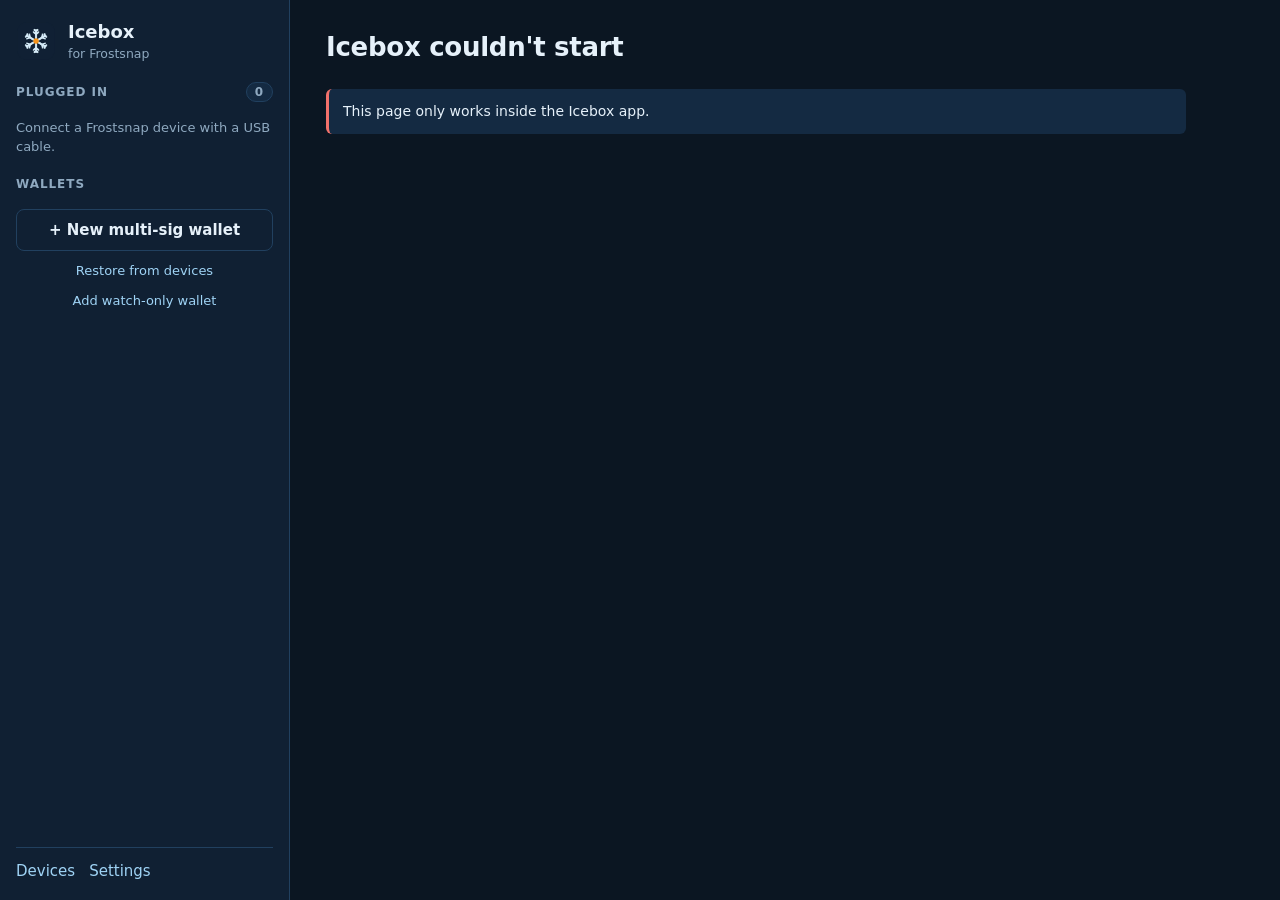
<file: ui/index.html>
<!doctype html>
<html lang="en">
<head>
  <meta charset="utf-8">
  <meta name="viewport" content="width=device-width, initial-scale=1, viewport-fit=cover">
  <title>Icebox</title>
  <link rel="stylesheet" href="style.css">
</head>
<body>
  <!-- Phones: a top bar with a menu button; the sidebar becomes a drawer. Hidden on desktop. -->
  <header class="mobilebar" id="mobilebar">
    <button class="icon-btn" id="drawer-btn" aria-label="Menu" aria-expanded="false">
      <svg viewBox="0 0 24 24" width="22" height="22" fill="none" stroke="currentColor" stroke-width="2" stroke-linecap="round" aria-hidden="true"><path d="M4 6h16M4 12h16M4 18h16"/></svg>
    </button>
    <span class="mobile-title" id="mobile-title">Icebox</span>
    <button class="chip" id="mobile-devices" aria-label="Devices"><span class="dot"></span><span id="mobile-device-count">0</span></button>
  </header>
  <div class="drawer-backdrop" id="drawer-backdrop"></div>

  <div class="shell">
    <aside class="sidebar">
      <div class="brand">
        <img src="icon.png" alt="" class="brand-mark">
        <div>
          <div class="brand-name">Icebox</div>
          <div class="brand-sub">for Frostsnap</div>
        </div>
      </div>

      <section class="side-section">
        <div class="side-heading">
          <span>Plugged in</span>
          <span class="count" id="device-count">0</span>
        </div>
        <ul class="chain" id="device-chain"></ul>
        <p class="side-hint" id="device-hint">Connect a Frostsnap device with a USB cable.</p>
      </section>

      <section class="side-section grow">
        <div class="side-heading"><span>Wallets</span></div>
        <ul class="wallet-list" id="wallet-list"></ul>
        <button class="btn ghost full" id="new-wallet-btn">+ New multi-sig wallet</button>
        <button class="link side-link" id="restore-btn">Restore from devices</button>
        <button class="link side-link" id="watch-add-btn">Add watch-only wallet</button>
      </section>

      <nav class="side-foot">
        <button class="link" id="devices-btn">Devices</button>
        <button class="link" id="settings-btn">Settings</button>
      </nav>

      <!-- Phones only: what the desktop menu bar offers. -->
      <section class="side-section more-section">
        <div class="side-heading"><span>More</span></div>
        <button class="link side-item" data-menu="hide_balances" id="more-hide">Hide amounts</button>
        <button class="link side-item" data-menu="logs">Logs</button>
        <button class="link side-item" data-menu="guide">User guide</button>
        <button class="link side-item" data-menu="updates">Check for updates</button>
        <button class="link side-item" data-menu="report_bug">Report a bug</button>
        <button class="link side-item" data-menu="demo">Try demo mode</button>
        <button class="link side-item" data-menu="about">About Icebox</button>
      </section>
    </aside>

    <main class="main" id="main"></main>
  </div>

  <div class="toast" id="toast" role="status" aria-live="polite"></div>
  <script src="demo.js"></script>
  <script src="app.js"></script>
</body>
</html>
</file>
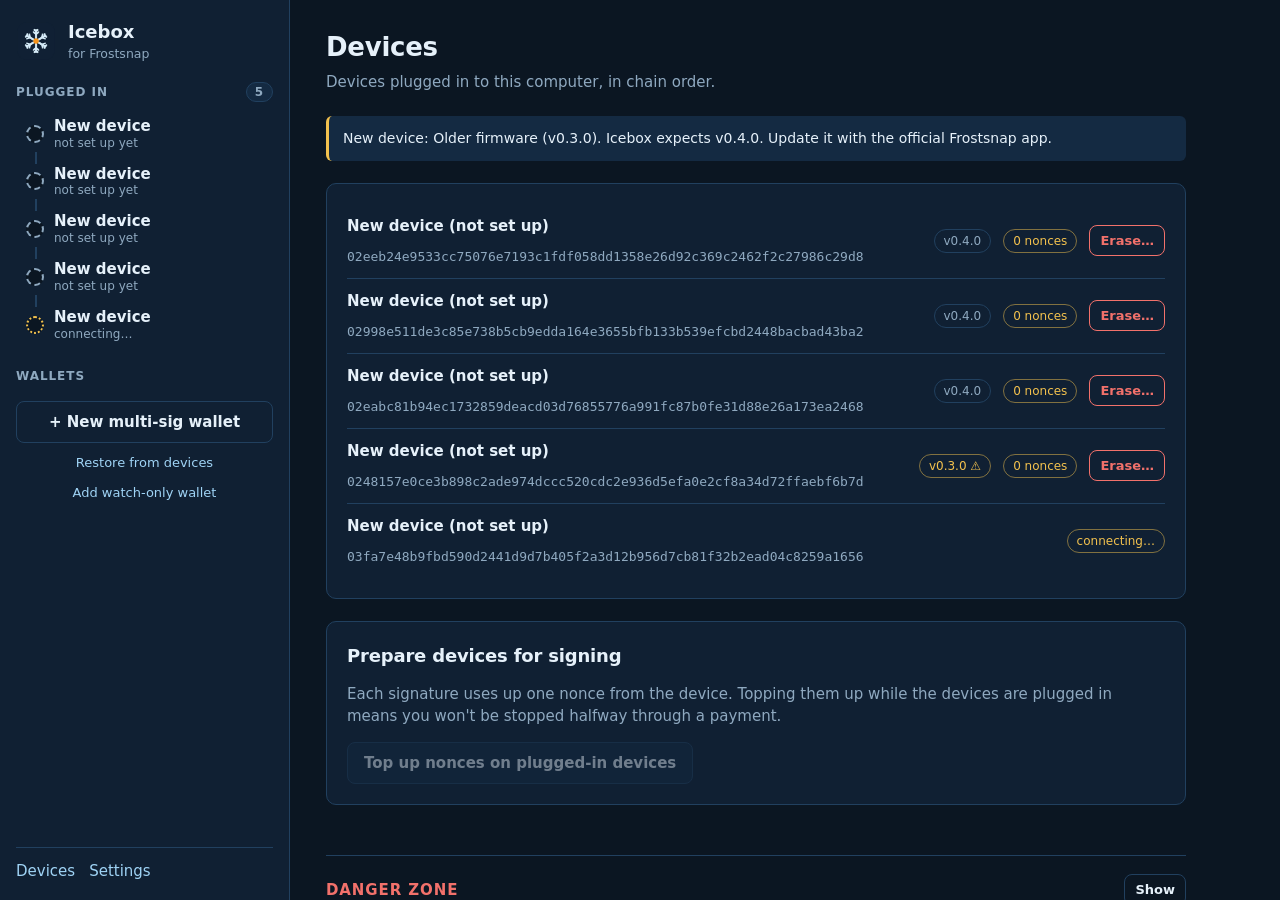
<file: dev/preview.html>
<!doctype html>
<html lang="en">
<head>
  <meta charset="utf-8">
  <title>Icebox (UI preview with fake devices)</title>
  <link rel="stylesheet" href="../ui/style.css">
</head>
<body>
  <!-- Generated from ui/index.html by dev/sync-preview.py. Runs the UI in a normal browser
       against the demo backend, with extra devices showing the warning states. -->
<!-- Phones: a top bar with a menu button; the sidebar becomes a drawer. Hidden on desktop. -->
  <header class="mobilebar" id="mobilebar">
    <button class="icon-btn" id="drawer-btn" aria-label="Menu" aria-expanded="false">
      <svg viewBox="0 0 24 24" width="22" height="22" fill="none" stroke="currentColor" stroke-width="2" stroke-linecap="round" aria-hidden="true"><path d="M4 6h16M4 12h16M4 18h16"/></svg>
    </button>
    <span class="mobile-title" id="mobile-title">Icebox</span>
    <button class="chip" id="mobile-devices" aria-label="Devices"><span class="dot"></span><span id="mobile-device-count">0</span></button>
  </header>
  <div class="drawer-backdrop" id="drawer-backdrop"></div>

  <div class="shell">
    <aside class="sidebar">
      <div class="brand">
        <img src="../ui/icon.png" alt="" class="brand-mark">
        <div>
          <div class="brand-name">Icebox</div>
          <div class="brand-sub">for Frostsnap</div>
        </div>
      </div>

      <section class="side-section">
        <div class="side-heading">
          <span>Plugged in</span>
          <span class="count" id="device-count">0</span>
        </div>
        <ul class="chain" id="device-chain"></ul>
        <p class="side-hint" id="device-hint">Connect a Frostsnap device with a USB cable.</p>
      </section>

      <section class="side-section grow">
        <div class="side-heading"><span>Wallets</span></div>
        <ul class="wallet-list" id="wallet-list"></ul>
        <button class="btn ghost full" id="new-wallet-btn">+ New multi-sig wallet</button>
        <button class="link side-link" id="restore-btn">Restore from devices</button>
        <button class="link side-link" id="watch-add-btn">Add watch-only wallet</button>
      </section>

      <nav class="side-foot">
        <button class="link" id="devices-btn">Devices</button>
        <button class="link" id="settings-btn">Settings</button>
      </nav>

      <!-- Phones only: what the desktop menu bar offers. -->
      <section class="side-section more-section">
        <div class="side-heading"><span>More</span></div>
        <button class="link side-item" data-menu="hide_balances" id="more-hide">Hide amounts</button>
        <button class="link side-item" data-menu="logs">Logs</button>
        <button class="link side-item" data-menu="guide">User guide</button>
        <button class="link side-item" data-menu="updates">Check for updates</button>
        <button class="link side-item" data-menu="report_bug">Report a bug</button>
        <button class="link side-item" data-menu="demo">Try demo mode</button>
        <button class="link side-item" data-menu="about">About Icebox</button>
      </section>
    </aside>

    <main class="main" id="main"></main>
  </div>

  <div class="toast" id="toast" role="status" aria-live="polite"></div>
  <script src="../ui/demo.js"></script>
  <script src="mock-tauri.js"></script>
  <script src="../ui/app.js"></script>
</body>
</html>
</file>
<file: ui/style.css>
/* Icebox — a calm, cold palette. One accent (bitcoin orange) reserved for actions that matter. */
:root {
  --bg: #0b1622;
  --panel: #102033;
  --panel-2: #142a42;
  --line: #21405f;
  --text: #e6f1fa;
  --muted: #8fa9c0;
  --ice: #9fd3f5;
  --accent: #f7931a;
  --accent-ink: #1b1204;
  --ok: #5fd39a;
  --warn: #f2c14e;
  --bad: #f2716b;
  --radius: 10px;
  --mono: ui-monospace, "SF Mono", "Cascadia Mono", "JetBrains Mono", Consolas, monospace;
  --sans: "Inter", "Segoe UI", system-ui, -apple-system, Roboto, sans-serif;
  color-scheme: dark;
  /* Space taken by the phone's status bar and gesture bar (0 on desktop). On Android, app.js
     sets a fallback when the webview doesn't report them. */
  --inset-top: env(safe-area-inset-top, 0px);
  --inset-bottom: env(safe-area-inset-bottom, 0px);
  --bar-h: 56px;
}

* { box-sizing: border-box; }
html, body { height: 100%; margin: 0; }
body {
  background: var(--bg);
  color: var(--text);
  font: 15px/1.5 var(--sans);
  -webkit-font-smoothing: antialiased;
}
button, input, select { font: inherit; color: inherit; }
h1, h2, h3 { margin: 0; font-weight: 650; letter-spacing: -0.01em; }
h1 { font-size: 26px; }
h2 { font-size: 18px; }
h3 { font-size: 15px; color: var(--muted); text-transform: uppercase; letter-spacing: 0.06em; font-weight: 600; }
p { margin: 0; }
code, .mono { font-family: var(--mono); font-size: 13.5px; }

.shell { display: grid; grid-template-columns: 290px 1fr; height: 100%; }

/* ---------- sidebar ---------- */
.sidebar {
  background: var(--panel);
  border-right: 1px solid var(--line);
  display: flex; flex-direction: column;
  padding: 18px 16px; gap: 18px; overflow-y: auto;
}
.brand { display: flex; align-items: center; gap: 12px; }
.brand-mark { width: 40px; height: 40px; border-radius: 9px; }
.brand-name { font-weight: 700; font-size: 18px; }
.brand-sub { color: var(--muted); font-size: 12.5px; }
.side-section { display: flex; flex-direction: column; gap: 8px; }
.side-section.grow { flex: 1; }
.side-heading {
  display: flex; justify-content: space-between; align-items: center;
  color: var(--muted); font-size: 12px; text-transform: uppercase; letter-spacing: 0.08em; font-weight: 600;
}
.count { background: var(--panel-2); border: 1px solid var(--line); border-radius: 99px; padding: 0 8px; font-size: 12px; }
.side-hint { color: var(--muted); font-size: 13px; }
.side-foot { display: flex; gap: 14px; border-top: 1px solid var(--line); padding-top: 12px; }

/* the device chain: drawn as linked links, like the daisy chain itself */
.chain { list-style: none; margin: 0; padding: 0; display: flex; flex-direction: column; }
.chain li {
  position: relative; display: flex; align-items: center; gap: 10px;
  padding: 7px 10px; border-radius: 8px;
}
.chain li + li::before {
  content: ""; position: absolute; left: 19px; top: -6px; height: 12px; border-left: 2px solid var(--line);
}
.dot { width: 18px; height: 18px; border-radius: 50%; border: 2px solid var(--ice); flex: none; background: var(--bg); }
.dot.blank { border-style: dashed; border-color: var(--muted); }
.dot.connecting { border-color: var(--warn); border-style: dotted; }
.chain .meta { display: flex; flex-direction: column; line-height: 1.25; min-width: 0; }
.chain .name { font-weight: 600; white-space: nowrap; overflow: hidden; text-overflow: ellipsis; }
.chain .sub { font-size: 12px; color: var(--muted); }

.wallet-list { list-style: none; margin: 0; padding: 0; display: flex; flex-direction: column; gap: 4px; }
.wallet-list button {
  width: 100%; text-align: left; background: none; border: 1px solid transparent;
  border-radius: 8px; padding: 8px 10px; cursor: pointer; display: flex; flex-direction: column;
}
.wallet-list button:hover { background: var(--panel-2); }
.wallet-list button.active { background: var(--panel-2); border-color: var(--line); }
.wallet-list .wname { font-weight: 600; }
.wallet-list .wsub { font-size: 12px; color: var(--muted); }
/* an unfinished restore in the wallet list */
.wallet-list button.restoring { border-style: dashed; border-color: var(--line); }
.wallet-list button.restoring .wname { font-weight: 500; }
/* a watch-only wallet in the wallet list */
.wallet-list button.watching { border-style: dotted; }
.file-btn { cursor: pointer; }

/* ---------- main ---------- */
.main { overflow-y: auto; padding: 28px 36px 60px; }
.page { max-width: 860px; display: flex; flex-direction: column; gap: 22px; }
.page-head { display: flex; align-items: flex-end; justify-content: space-between; gap: 16px; flex-wrap: wrap; }
.page-head .sub { color: var(--muted); margin-top: 4px; }

.card {
  background: var(--panel); border: 1px solid var(--line); border-radius: var(--radius);
  padding: 20px; display: flex; flex-direction: column; gap: 14px;
}
.row { display: flex; gap: 12px; align-items: center; flex-wrap: wrap; }
.row.between { justify-content: space-between; }
.stack { display: flex; flex-direction: column; gap: 10px; }
.muted { color: var(--muted); }
.small { font-size: 13px; }
.grid2 { display: grid; grid-template-columns: 1fr 1fr; gap: 14px; }

.balance { font-size: 40px; font-weight: 700; letter-spacing: -0.02em; font-family: var(--mono); }
.balance .unit { font-size: 18px; color: var(--muted); margin-left: 6px; }

.tabs { display: flex; gap: 4px; border-bottom: 1px solid var(--line); }
.tabs button {
  background: none; border: none; padding: 10px 14px; cursor: pointer; color: var(--muted);
  border-bottom: 2px solid transparent; margin-bottom: -1px;
}
.tabs button.active { color: var(--text); border-bottom-color: var(--ice); }

label.field { display: flex; flex-direction: column; gap: 6px; font-size: 13px; color: var(--muted); }
input[type=text], input[type=number], select, textarea {
  background: var(--bg); border: 1px solid var(--line); border-radius: 8px;
  padding: 10px 12px; color: var(--text); min-width: 0;
}
input:focus, select:focus, textarea:focus, button:focus-visible { outline: 2px solid var(--ice); outline-offset: 1px; }
.check { display: flex; gap: 8px; align-items: center; color: var(--text); font-size: 14px; }

.btn {
  border: 1px solid var(--line); background: var(--panel-2); color: var(--text);
  border-radius: 8px; padding: 9px 16px; cursor: pointer; font-weight: 600;
}
.btn:hover { border-color: var(--ice); }
.btn:disabled { opacity: 0.45; cursor: not-allowed; border-color: var(--line); }
.btn.primary { background: var(--accent); border-color: var(--accent); color: var(--accent-ink); }
.btn.primary:hover { filter: brightness(1.06); }
.btn.ghost { background: transparent; }
.btn.danger { border-color: var(--bad); color: var(--bad); background: transparent; }
.btn.full { width: 100%; }
.btn.small { padding: 5px 10px; font-size: 13px; }
.link { background: none; border: none; color: var(--ice); cursor: pointer; padding: 0; }
.link:hover { text-decoration: underline; }

.pill { font-size: 12px; padding: 2px 9px; border-radius: 99px; border: 1px solid var(--line); color: var(--muted); white-space: nowrap; }
.pill.ok { color: var(--ok); border-color: color-mix(in srgb, var(--ok) 50%, transparent); }
.pill.warn { color: var(--warn); border-color: color-mix(in srgb, var(--warn) 50%, transparent); }
.pill.bad { color: var(--bad); border-color: color-mix(in srgb, var(--bad) 50%, transparent); }
.pill.mainnet { color: var(--accent); border-color: color-mix(in srgb, var(--accent) 60%, transparent); }

.notice { border-left: 3px solid var(--ice); background: var(--panel-2); padding: 12px 14px; border-radius: 6px; font-size: 14px; }
.notice.warn { border-left-color: var(--warn); }
.notice.bad { border-left-color: var(--bad); }

.list { display: flex; flex-direction: column; }
.list > .item { display: flex; align-items: center; justify-content: space-between; gap: 12px; padding: 11px 0; border-top: 1px solid var(--line); }
.list > .item:first-child { border-top: none; }

.address-box {
  font-family: var(--mono); font-size: 16px; word-break: break-all; line-height: 1.6;
  background: var(--bg); border: 1px solid var(--line); border-radius: 8px; padding: 12px 14px;
}
.address-box .chunk:nth-child(odd) { color: var(--ice); }
.qr { width: 220px; height: 220px; background: #fff; border-radius: 8px; padding: 6px; }

.code-big { font-family: var(--mono); font-size: 34px; letter-spacing: 0.18em; color: var(--ice); }
.steps { display: flex; gap: 6px; }
.steps span { flex: 1; height: 4px; background: var(--line); border-radius: 2px; }
.steps span.done { background: var(--ice); }

table { width: 100%; border-collapse: collapse; font-size: 14px; }
th { text-align: left; font-weight: 600; color: var(--muted); font-size: 12px; text-transform: uppercase; letter-spacing: 0.06em; padding: 8px 6px; border-bottom: 1px solid var(--line); }
td { padding: 10px 6px; border-bottom: 1px solid var(--line); vertical-align: top; }
td.num { font-family: var(--mono); text-align: right; white-space: nowrap; }
th.num { text-align: right; }
.fiat { font-family: var(--mono); font-size: 14px; text-align: right; }
.field input#combine-fee { max-width: 12em; }
/* Coins: a checkbox column for choosing coins to combine */
table.coins .pick { width: 28px; }
table.coins .pick input { margin: 2px 0 0; }
table.coins tr.picked td { background: color-mix(in srgb, var(--ice) 8%, transparent); }
table.coins td.status { white-space: nowrap; }
table.coins td.status .pill + .pill { margin-left: 6px; }
.pos { color: var(--ok); }
.neg { color: var(--text); }

.empty { text-align: center; padding: 50px 20px; color: var(--muted); display: flex; flex-direction: column; gap: 14px; align-items: center; }

.toast {
  position: fixed; bottom: 22px; left: 50%; transform: translateX(-50%) translateY(20px);
  background: var(--panel-2); border: 1px solid var(--line); padding: 10px 18px; border-radius: 8px;
  opacity: 0; pointer-events: none; transition: opacity .2s, transform .2s; max-width: 70vw;
}
.toast.show { opacity: 1; transform: translateX(-50%) translateY(0); }
.toast.bad { border-color: var(--bad); }

@media (max-width: 860px) {
  .shell { grid-template-columns: 1fr; }
  .sidebar { border-right: none; border-bottom: 1px solid var(--line); }
  .grid2 { grid-template-columns: 1fr; }
}

/* demo, about, erase */
.demo-banner { border-left-color: var(--accent); }
.about-icon { width: 64px; height: 64px; border-radius: 14px; }
.erase-card { border-color: color-mix(in srgb, var(--bad) 55%, var(--line)); }
.fw-override { margin-top: 8px; }
.row .pill { flex: none; }
.phone-only { display: none; }
details.more > summary { cursor: pointer; color: var(--ice); font-size: 13px; width: fit-content; }
details.more[open] > summary { margin-bottom: 6px; }
.backup-row .stack .row { gap: 8px; }

/* restore */
.side-link { align-self: center; font-size: 13px; margin-top: 2px; }
.restore-card .meter { height: 6px; background: var(--line); border-radius: 3px; overflow: hidden; }
.restore-card .meter span { display: block; height: 100%; background: var(--ice); }
.restore-card.ready { border-color: color-mix(in srgb, var(--ok) 45%, var(--line)); }
.restore-card.saved:not(.ready) { border-style: dashed; }

.danger-zone { margin-top: 28px; padding-top: 18px; border-top: 1px solid var(--line, rgba(255,255,255,0.08)); }
.danger-zone h3 { color: var(--bad); }
.btn.danger:disabled { opacity: 0.45; cursor: not-allowed; }

/* receive address list */
.addr-row { width: 100%; background: none; border: none; border-bottom: 1px solid var(--line); color: inherit; font: inherit; text-align: left; cursor: pointer; gap: 12px; }
.addr-row:hover { background: color-mix(in srgb, var(--ice) 6%, transparent); }
.addr-row.current { background: color-mix(in srgb, var(--ice) 12%, transparent); }
.addr-row .addr-short { flex: 1; }
.addr-row .addr-label { max-width: 30%; overflow: hidden; text-overflow: ellipsis; white-space: nowrap; }
/* Labels: a quiet link under a transaction id or address, or an inline editor. */
.tx-cell { display: flex; flex-direction: column; align-items: flex-start; gap: 2px; }
.label-text { font-size: 12px; text-align: left; max-width: 100%; overflow-wrap: anywhere; }
.label-text.muted { color: var(--muted); opacity: 0.8; }
.label-edit { display: inline-flex; gap: 6px; align-items: center; flex-wrap: wrap; max-width: 100%; }
.label-edit input { min-width: 0; width: 14em; max-width: 100%; padding: 4px 8px; font-size: 13px; }
table.history td:first-child { white-space: nowrap; }
.struck { text-decoration: line-through; opacity: 0.7; }

/* Linux USB-rule hint on the empty Devices page */
.linux-hint { text-align: left; margin-top: 14px; }
.linux-hint .address-box { margin: 8px 0; }
textarea { font-family: var(--mono, ui-monospace, monospace); font-size: 13px; resize: vertical; width: 100%; box-sizing: border-box; }

/* QR scanner */
.scanner-overlay { position: fixed; inset: 0; background: rgba(0, 0, 0, 0.7); display: flex; align-items: center; justify-content: center; z-index: 50; padding: 16px; }
.scanner-card { width: min(560px, 100%); }
.scanner-video { width: 100%; border-radius: 8px; background: #000; aspect-ratio: 4 / 3; object-fit: cover; }
.row.nowrap { flex-wrap: nowrap; }
.row.nowrap input { flex: 1; }

/* hide amounts (eye button next to the balance) */
.balance-row { align-items: center; gap: 10px; }
/* The balance is a button when it can swap between BTC and the user's currency. */
.balance-swap { background: none; border: none; padding: 0; color: inherit; cursor: pointer; text-align: right; border-radius: 8px; }
.balance-swap:hover .unit { color: var(--ice); }
.balance-swap:focus-visible { outline: 2px solid var(--ice); outline-offset: 4px; }
.icon-btn { background: none; border: 1px solid transparent; border-radius: 8px; color: var(--muted); padding: 6px; cursor: pointer; display: inline-flex; align-items: center; justify-content: center; }
.icon-btn:hover { color: var(--text); border-color: var(--line); background: var(--panel-2); }

/* checkbox rows (settings, erase several devices) */
.check-row { gap: 10px; cursor: pointer; flex-wrap: nowrap; align-items: flex-start; }
.check-row > span { flex: 1; min-width: 0; }
.check-row input[type=checkbox] { margin-top: 3px; }
.check-row input[type=checkbox] { width: 16px; height: 16px; accent-color: var(--ice); flex: none; }
.danger-zone .list { margin: 10px 0; }
.danger-zone .notice { margin: 10px 0; }

/* logs */
.log-box { min-height: 360px; max-height: 60vh; white-space: pre; overflow: auto; font-size: 12px; line-height: 1.45; margin-bottom: 12px; }

/* keyboard shortcuts */
kbd { font-family: var(--mono); font-size: 12.5px; background: var(--panel-2); border: 1px solid var(--line); border-bottom-width: 2px; border-radius: 6px; padding: 2px 8px; color: var(--text); }


/* ---------- phones: top bar + drawer ---------- */
.mobilebar, .drawer-backdrop, .more-section { display: none; }

@media (max-width: 760px) {
  .mobilebar {
    display: flex; align-items: center; gap: 6px;
    position: fixed; top: 0; left: 0; right: 0; z-index: 40;
    height: calc(var(--bar-h) + var(--inset-top)); padding: var(--inset-top) 8px 0 4px;
    background: var(--panel); border-bottom: 1px solid var(--line);
  }
  .mobilebar .icon-btn { color: var(--text); padding: 10px; }
  .mobile-title { flex: 1; min-width: 0; font-weight: 650; font-size: 17px; white-space: nowrap; overflow: hidden; text-overflow: ellipsis; }
  .chip {
    display: inline-flex; align-items: center; gap: 6px; background: var(--panel-2); border: 1px solid var(--line);
    border-radius: 99px; padding: 4px 11px; font-size: 13px; cursor: pointer;
  }
  .chip .dot { width: 8px; height: 8px; border-radius: 50%; background: var(--muted); }
  .chip.on .dot { background: var(--ok); }

  .shell { display: block; height: 100%; }
  .main {
    height: 100%;
    padding: calc(var(--bar-h) + var(--inset-top) + 18px) 16px calc(40px + var(--inset-bottom));
  }
  .page { gap: 18px; }
  h1 { font-size: 22px; }
  .wide-only { display: none; }
  .fiat { text-align: left; }
  .phone-only { display: inline; }
  .card { padding: 16px; }

  .sidebar {
    position: fixed; top: 0; bottom: 0; left: 0; z-index: 50;
    width: min(86vw, 340px);
    padding: calc(var(--inset-top) + 16px) 16px calc(var(--inset-bottom) + 16px);
    border-right: 1px solid var(--line); border-bottom: none;
    transform: translateX(-105%); transition: transform 0.2s ease;
    box-shadow: 0 0 40px rgba(0, 0, 0, 0.5);
  }
  .drawer-open .sidebar { transform: none; }
  .drawer-backdrop { position: fixed; inset: 0; z-index: 45; background: rgba(3, 8, 14, 0.6); }
  .drawer-open .drawer-backdrop { display: block; }
  .side-section.grow { flex: none; }
  .more-section { display: flex; border-top: 1px solid var(--line); padding-top: 12px; }
  .side-item { text-align: left; padding: 7px 0; font-size: 15px; }
  .side-foot button { padding: 6px 0; font-size: 15px; }
  .toast { bottom: calc(18px + var(--inset-bottom)); }

  /* tabs scroll sideways instead of running off the screen */
  .tabs { overflow-x: auto; scrollbar-width: none; }
  .tabs::-webkit-scrollbar { display: none; }
  .tabs button { flex: none; white-space: nowrap; }

  /* lists: long ids wrap, buttons and badges drop below */
  .item { flex-wrap: wrap; gap: 8px; }
  .item .mono, .mono.small { word-break: break-all; }

  /* payment history: each payment as two lines instead of a four-column table */
  table.history thead { display: none; }
  table.history tr {
    display: grid; grid-template-columns: 1fr auto; gap: 4px 12px;
    padding: 11px 0; border-bottom: 1px solid var(--line);
  }
  table.history tr:last-child { border-bottom: none; }
  table.history td { border: none; padding: 0; }
  table.history td:nth-child(1) { grid-column: 1; grid-row: 1; }
  table.history td:nth-child(2) { grid-column: 1; grid-row: 2; }
  table.history td:nth-child(3) { grid-column: 2; grid-row: 1; text-align: right; }
  table.history td:nth-child(4) { grid-column: 2; grid-row: 2; text-align: right; }

  /* coins: checkbox, then the coin and its label, then amount over status */
  table.coins thead { display: none; }
  table.coins tr {
    display: grid; grid-template-columns: auto 1fr auto; gap: 4px 12px;
    padding: 11px 0; border-bottom: 1px solid var(--line);
  }
  table.coins.no-pick tr { grid-template-columns: 1fr auto; }
  table.coins tr:last-child { border-bottom: none; }
  table.coins td { border: none; padding: 0; background: none !important; }
  table.coins td.pick { grid-row: 1 / span 2; align-self: center; }
  table.coins td.coin { grid-row: 1 / span 2; }
  table.coins td.amt { grid-row: 1; text-align: right; }
  table.coins td.status { grid-row: 2; text-align: right; }
  table.coins tr.picked { background: color-mix(in srgb, var(--ice) 8%, transparent); }
}
</file>
